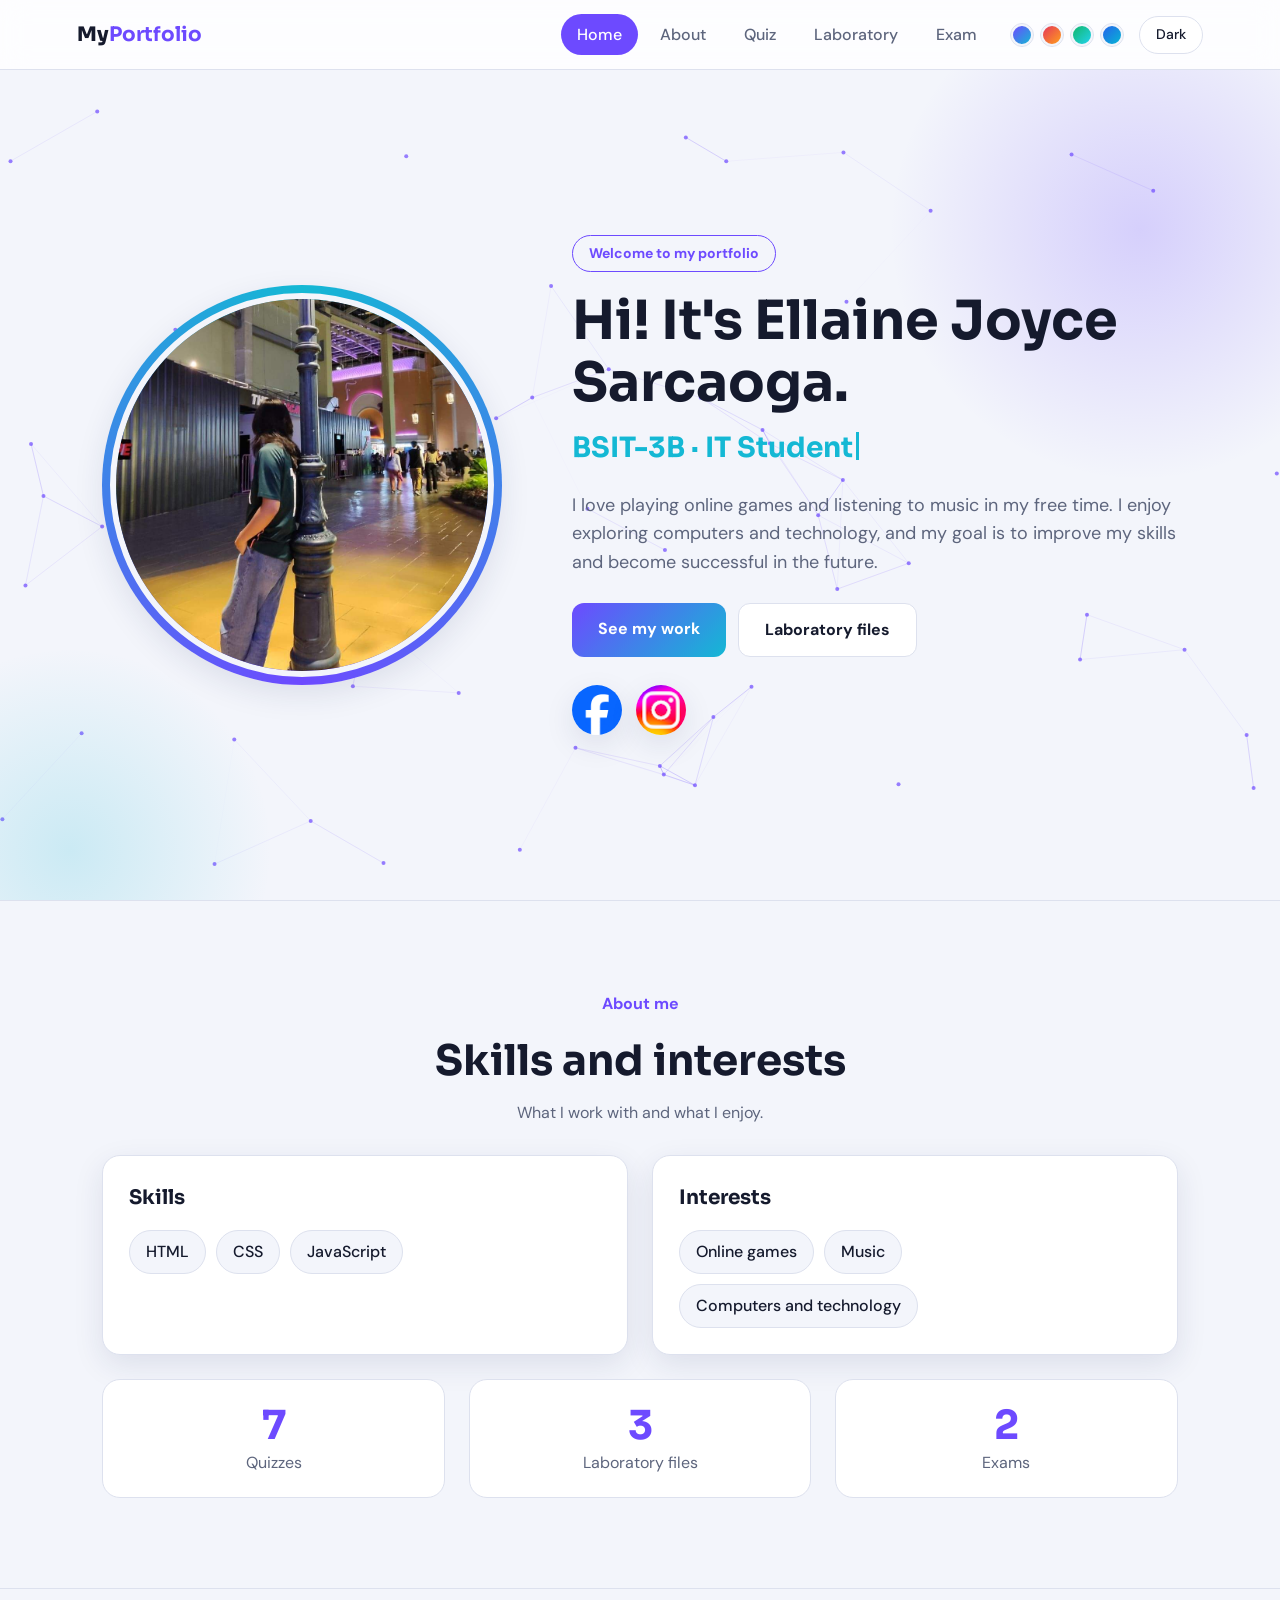
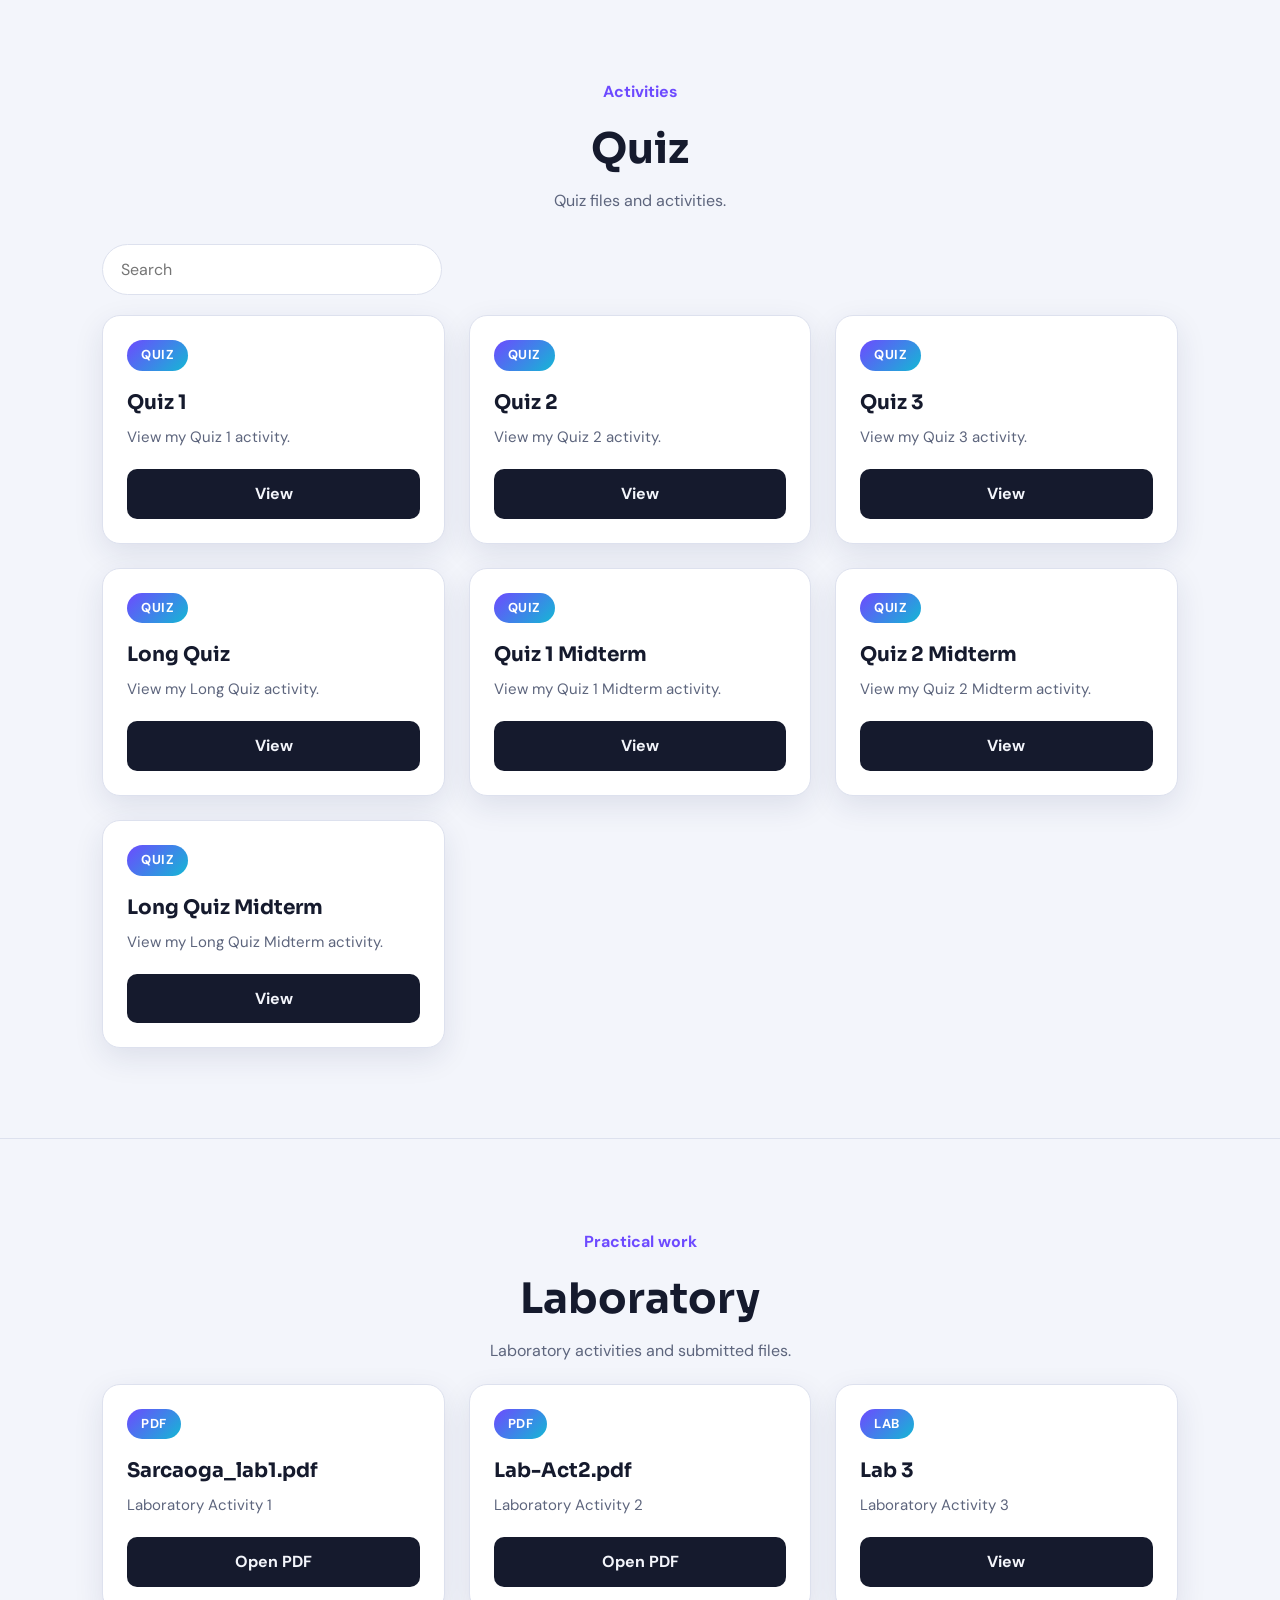
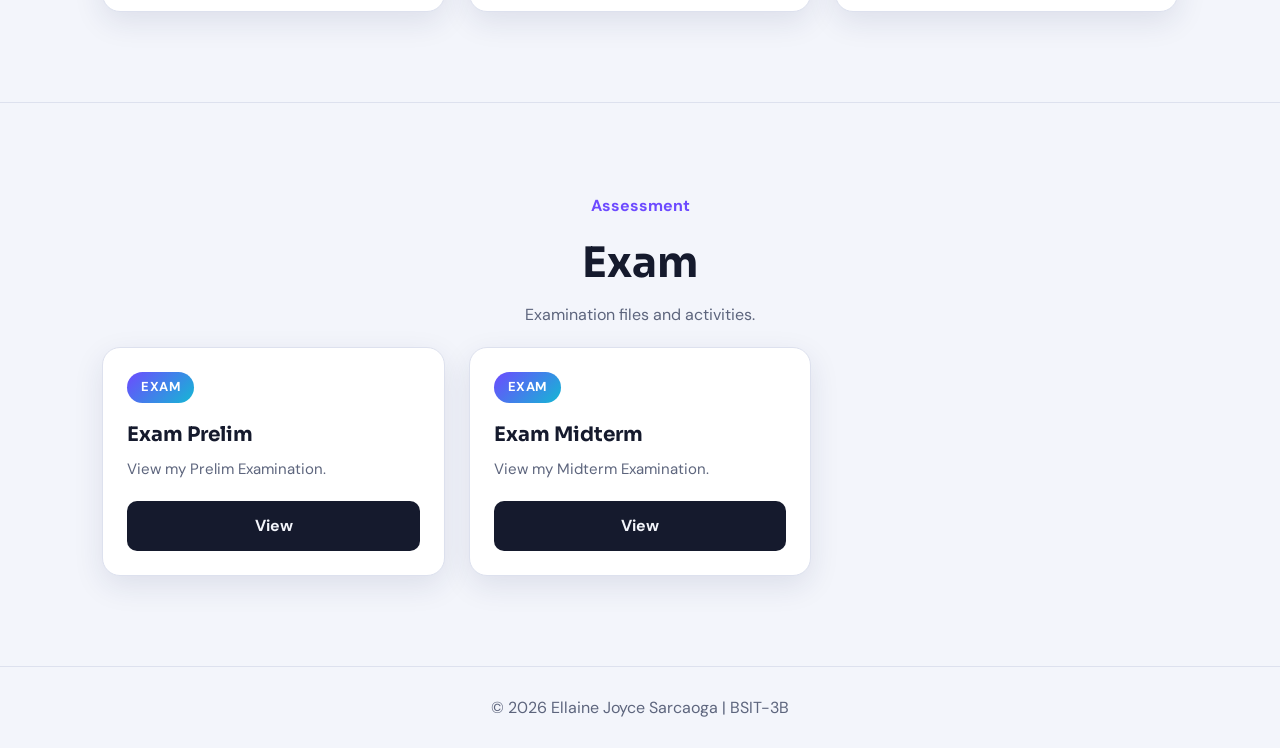
<file: index.html>
<!DOCTYPE html>
<html lang="en">
<head>
    <meta charset="UTF-8">
    <meta name="viewport" content="width=device-width, initial-scale=1.0">
    <title>Ellaine Joyce Sarcaoga | My Portfolio</title>
    <style>
@import url("https://fonts.googleapis.com/css2?family=DM+Sans:wght@400;500;700&family=Sora:wght@600;700;800&display=swap");

:root {
    --bg: #f3f5fb;
    --panel: #ffffff;
    --ink: #151a2d;
    --muted: #5d657d;
    --line: #dde1ee;
    --accent: #6d4aff;
    --accent-2: #14b8d4;
    --bar: rgba(255, 255, 255, 0.82);
    --shadow: 0 10px 30px rgba(30, 40, 90, 0.10);
}
[data-theme="dark"] {
    --bg: #0e1120;
    --panel: #171b2f;
    --ink: #eef0fa;
    --muted: #9aa3c0;
    --line: #272d48;
    --accent: #8f78ff;
    --accent-2: #3ddcf5;
    --bar: rgba(14, 17, 32, 0.82);
    --shadow: 0 10px 30px rgba(0, 0, 0, 0.45);
}

* { margin: 0; padding: 0; box-sizing: border-box; }
html { scroll-behavior: smooth; scroll-padding-top: 80px; }
body { font-family: "DM Sans", system-ui, sans-serif; background: var(--bg); color: var(--ink); line-height: 1.6; transition: background .3s, color .3s; }
h1, h2, .logo { font-family: "Sora", "DM Sans", sans-serif; }
:focus-visible { outline: 3px solid var(--accent-2); outline-offset: 3px; }

#progress { position: fixed; top: 0; left: 0; height: 4px; width: 0; z-index: 3000; background: linear-gradient(90deg, var(--accent), var(--accent-2)); }

header { position: sticky; top: 0; z-index: 1000; min-height: 70px; padding: 0 6%; display: flex; align-items: center; justify-content: space-between; background: var(--bar); backdrop-filter: blur(14px); border-bottom: 1px solid var(--line); }
.logo { font-size: 20px; font-weight: 800; }
.logo b { color: var(--accent); }
nav { display: flex; align-items: center; gap: 6px; }
nav a { color: var(--muted); text-decoration: none; font-weight: 500; padding: 8px 16px; border-radius: 999px; transition: .25s; }
nav a:hover { color: var(--ink); }
nav a.active { background: var(--accent); color: #fff; }
#themeToggle { margin-left: 10px; height: 38px; padding: 0 16px; border-radius: 999px; border: 1px solid var(--line); background: var(--panel); color: var(--ink); font: inherit; font-weight: 500; font-size: 14px; cursor: pointer; transition: .25s; }
#themeToggle:hover { border-color: var(--accent); }

.home-section { min-height: calc(100vh - 70px); display: flex; align-items: center; padding: 60px 8%; position: relative; overflow: hidden; }
.home-section::before { content: ""; position: absolute; width: 520px; height: 520px; right: -120px; top: -100px; border-radius: 50%; background: radial-gradient(circle, var(--accent) 0%, transparent 68%); opacity: .22; }
.home-section::after { content: ""; position: absolute; width: 420px; height: 420px; left: -140px; bottom: -160px; border-radius: 50%; background: radial-gradient(circle, var(--accent-2) 0%, transparent 68%); opacity: .18; }
.profile-container { position: relative; z-index: 1; width: 100%; display: flex; align-items: center; gap: 70px; }
.profile-image { width: 400px; height: 400px; flex-shrink: 0; border-radius: 50%; padding: 8px; background: conic-gradient(from 180deg, var(--accent), var(--accent-2), var(--accent)); box-shadow: var(--shadow); animation: spin-in 1s cubic-bezier(.2, .8, .2, 1) both; }
.profile-image img { width: 100%; height: 100%; border-radius: 50%; object-fit: cover; border: 6px solid var(--bg); display: block; }
@keyframes spin-in { from { opacity: 0; transform: rotate(-25deg) scale(.85); } to { opacity: 1; transform: none; } }

.intro { max-width: 680px; }
.home-badge { display: inline-block; padding: 6px 16px; margin-bottom: 18px; border-radius: 999px; border: 1px solid var(--accent); color: var(--accent); font-weight: 700; font-size: 14px; }
.intro h1 { font-size: clamp(34px, 5vw, 54px); line-height: 1.15; margin-bottom: 12px; }
.intro h2 { font-size: clamp(20px, 2.6vw, 28px); color: var(--accent-2); margin-bottom: 20px; min-height: 1.4em; }
.cursor { display: inline-block; width: 3px; height: 1em; margin-left: 3px; vertical-align: -0.12em; background: var(--accent-2); animation: blink 1s steps(2) infinite; }
@keyframes blink { 50% { opacity: 0; } }
.intro p { font-size: 18px; color: var(--muted); }
.hero-actions { display: flex; flex-wrap: wrap; gap: 12px; margin-top: 26px; }
.btn { display: inline-block; padding: 13px 26px; border-radius: 12px; font-weight: 700; text-decoration: none; transition: .25s; }
.btn-primary { background: linear-gradient(135deg, var(--accent), var(--accent-2)); color: #fff; }
.btn-ghost { border: 1px solid var(--line); color: var(--ink); background: var(--panel); }
.btn:hover { transform: translateY(-3px); box-shadow: var(--shadow); }

.social-icons { display: flex; gap: 14px; margin-top: 28px; }
.social-icons a { width: 50px; height: 50px; border-radius: 50%; overflow: hidden; background: #fff; box-shadow: var(--shadow); transition: .25s; }
.social-icons a:hover { transform: translateY(-5px); }
.social-icons img { width: 100%; height: 100%; object-fit: cover; display: block; }

.file-section { padding: 90px 8%; border-top: 1px solid var(--line); }
.section-header { text-align: center; margin-bottom: 18px; }
.section-header h1 { font-size: clamp(30px, 4vw, 42px); margin-bottom: 6px; }
.section-header p { color: var(--muted); }
.section-badge { display: inline-block; margin-bottom: 10px; font-weight: 700; color: var(--accent); }

.toolbar { max-width: 1100px; margin: 30px auto 0; display: flex; flex-wrap: wrap; gap: 10px; align-items: center; justify-content: space-between; }
.search { flex: 1 1 240px; max-width: 340px; padding: 12px 18px; border-radius: 999px; border: 1px solid var(--line); background: var(--panel); color: var(--ink); font: inherit; }
.search:focus { outline: none; border-color: var(--accent); }
.count { color: var(--muted); font-size: 14px; }

.activity-grid { max-width: 1100px; margin: 20px auto 0; display: grid; grid-template-columns: repeat(auto-fill, minmax(260px, 1fr)); gap: 24px; }
.activity-card { display: flex; flex-direction: column; background: var(--panel); border: 1px solid var(--line); border-radius: 18px; padding: 24px; box-shadow: var(--shadow); transition: transform .3s, border-color .3s; }
.activity-card:hover { transform: translateY(-6px); border-color: var(--accent); }
.card-icon { display: inline-block; align-self: flex-start; padding: 5px 14px; border-radius: 999px; margin-bottom: 16px; font-size: 13px; font-weight: 700; letter-spacing: .5px; color: #fff; background: linear-gradient(135deg, var(--accent), var(--accent-2)); }
.activity-card h2 { font-size: 20px; margin-bottom: 6px; }
.activity-card p { color: var(--muted); font-size: 15px; margin-bottom: 20px; flex: 1; }
.design-button { border: none; width: 100%; padding: 12px; border-radius: 10px; font: inherit; font-weight: 700; cursor: pointer; background: var(--ink); color: var(--bg); transition: .25s; }
.design-button:hover { background: var(--accent); color: #fff; }
.empty { grid-column: 1 / -1; text-align: center; color: var(--muted); padding: 30px; }

.file-list { max-width: 1100px; margin: 24px auto 0; display: flex; flex-direction: column; gap: 12px; }
.file-card { display: flex; align-items: center; justify-content: space-between; gap: 16px; padding: 16px 20px; background: var(--panel); border: 1px solid var(--line); border-left: 5px solid var(--accent); border-radius: 12px; }
.file-information { display: flex; align-items: center; gap: 14px; min-width: 0; }
.file-icon { width: 50px; height: 50px; flex-shrink: 0; border-radius: 10px; display: grid; place-items: center; background: var(--accent); color: #fff; font-size: 13px; font-weight: 700; }
.file-name { font-weight: 700; word-break: break-word; }
.file-size { font-size: 13px; color: var(--muted); }
.file-actions { display: flex; gap: 8px; }
.view-button, .delete-button { border: none; padding: 9px 16px; border-radius: 8px; font: inherit; font-weight: 700; cursor: pointer; color: #fff; }
.view-button { background: var(--accent); }
.delete-button { background: #e5484d; }

.modal { display: none; position: fixed; inset: 0; z-index: 2000; padding: 24px; align-items: center; justify-content: center; background: rgba(5, 7, 16, 0.82); backdrop-filter: blur(4px); }
.modal-content { width: 95%; height: 95%; max-width: 1200px; display: flex; flex-direction: column; overflow: hidden; border-radius: 16px; background: var(--panel); animation: pop .25s ease both; }
@keyframes pop { from { opacity: 0; transform: scale(.96); } to { opacity: 1; transform: none; } }
.modal-header { min-height: 60px; padding: 0 20px; display: flex; align-items: center; justify-content: space-between; gap: 12px; background: var(--ink); color: var(--bg); }
.modal-header h2 { font-size: 18px; }
.close-button { width: 38px; height: 38px; border: none; border-radius: 50%; font-size: 26px; cursor: pointer; background: var(--bg); color: var(--ink); }
.preview-container { flex: 1; min-height: 0; padding: 14px; overflow: auto; display: flex; justify-content: center; align-items: center; background: var(--bg); }
.preview-container img { max-width: 100%; max-height: 100%; object-fit: contain; border-radius: 8px; cursor: zoom-in; transition: transform .25s; }
.preview-container img.zoomed { max-width: none; max-height: none; width: 160%; cursor: zoom-out; align-self: flex-start; }
.preview-container iframe { width: 100%; height: 100%; min-height: 60vh; border: none; background: #fff; }
.unsupported-preview { text-align: center; padding: 40px; }
.open-file-button { display: inline-block; margin-top: 14px; padding: 12px 22px; border-radius: 8px; background: var(--accent); color: #fff; text-decoration: none; font-weight: 700; }

#toTop { position: fixed; right: 24px; bottom: 24px; width: 46px; height: 46px; border: none; border-radius: 50%; font-size: 20px; cursor: pointer; color: #fff; background: var(--accent); box-shadow: var(--shadow); opacity: 0; pointer-events: none; transform: translateY(10px); transition: .3s; z-index: 900; }
#toTop.show { opacity: 1; pointer-events: auto; transform: none; }

footer { padding: 28px; text-align: center; color: var(--muted); border-top: 1px solid var(--line); }

@media (max-width: 900px) {
    .profile-container { flex-direction: column; text-align: center; gap: 36px; }
    .profile-image { width: 280px; height: 280px; }
    .hero-actions, .social-icons { justify-content: center; }
}
@media (max-width: 720px) {
    header { flex-direction: column; padding: 12px 4%; gap: 8px; }
    nav { flex-wrap: wrap; justify-content: center; }
    .file-section { padding: 70px 5%; }
    .file-card { flex-direction: column; align-items: stretch; }
    .file-actions > * { flex: 1; }
    .toolbar { justify-content: center; }
}
@media (prefers-reduced-motion: reduce) {
    *, *::before, *::after { animation: none !important; transition: none !important; scroll-behavior: auto !important; }
}


.modal-header { flex-wrap: wrap; padding-top: 8px; padding-bottom: 8px; }
.modal-tools { display: flex; flex-wrap: wrap; gap: 8px; margin-left: auto; }
.tool-btn { padding: 7px 14px; border: 1px solid rgba(255, 255, 255, .35); border-radius: 8px; background: transparent; color: var(--bg); font: inherit; font-size: 14px; text-decoration: none; cursor: pointer; }
.tool-btn:hover:not(:disabled) { background: var(--accent); border-color: var(--accent); color: #fff; }
.tool-btn:disabled { opacity: .35; cursor: default; }

.about-grid { max-width: 1100px; margin: 30px auto 0; display: grid; grid-template-columns: repeat(auto-fit, minmax(280px, 1fr)); gap: 24px; }
.about-card { background: var(--panel); border: 1px solid var(--line); border-radius: 18px; padding: 26px; box-shadow: var(--shadow); }
.about-card h2 { font-size: 20px; margin-bottom: 16px; }
.chips { display: flex; flex-wrap: wrap; gap: 10px; }
.chips span { padding: 8px 16px; border-radius: 999px; border: 1px solid var(--line); background: var(--bg); font-weight: 500; }

#bgCanvas { position: absolute; inset: 0; width: 100%; height: 100%; pointer-events: none; }

.swatches { display: flex; gap: 8px; margin-left: 12px; }
.swatches button { width: 22px; height: 22px; border-radius: 50%; border: 2px solid var(--bg); outline: 1px solid var(--line); cursor: pointer; transition: transform .2s; }
.swatches button:hover { transform: scale(1.25); }

.activity-card { position: relative; overflow: hidden; }
.activity-card::after { content: ""; position: absolute; inset: 0; pointer-events: none; opacity: 0; transition: opacity .3s; background: radial-gradient(260px circle at var(--mx, 50%) var(--my, 50%), color-mix(in srgb, var(--accent) 24%, transparent), transparent 70%); }
.activity-card:hover::after { opacity: 1; }

.stats { max-width: 1100px; margin: 24px auto 0; display: grid; grid-template-columns: repeat(3, 1fr); gap: 24px; }
.stats div { background: var(--panel); border: 1px solid var(--line); border-radius: 18px; padding: 22px; text-align: center; }
.stats b { display: block; font-family: "Sora", sans-serif; font-size: 40px; color: var(--accent); line-height: 1.2; }
.stats span { color: var(--muted); }


.toast { position: fixed; left: 50%; bottom: 30px; transform: translateX(-50%); z-index: 3500; padding: 12px 22px; border-radius: 999px; background: var(--ink); color: var(--bg); font-weight: 700; box-shadow: var(--shadow); }

@media (max-width: 720px) { .stats { grid-template-columns: 1fr; } }

</style>
</head>
<body>
<div id="progress"></div>

<header>
    <div class="logo">My<b>Portfolio</b></div>
    <nav>
        <a href="#home">Home</a>
        <a href="#about">About</a>
        <a href="#quiz">Quiz</a>
        <a href="#laboratory">Laboratory</a>
        <a href="#exam">Exam</a>
        <div class="swatches" id="swatches" role="group" aria-label="Accent color">
            <button type="button" data-a="#6d4aff" data-b="#14b8d4" aria-label="Violet" style="background:linear-gradient(135deg,#6d4aff,#14b8d4)"></button>
            <button type="button" data-a="#e5365b" data-b="#ff9f1c" aria-label="Crimson" style="background:linear-gradient(135deg,#e5365b,#ff9f1c)"></button>
            <button type="button" data-a="#12b76a" data-b="#22d3ee" aria-label="Green" style="background:linear-gradient(135deg,#12b76a,#22d3ee)"></button>
            <button type="button" data-a="#2563eb" data-b="#06b6d4" aria-label="Blue" style="background:linear-gradient(135deg,#2563eb,#06b6d4)"></button>
        </div>
        <button type="button" id="themeToggle" aria-label="Toggle dark mode">Dark</button>
    </nav>
</header>

<section id="home" class="home-section">
    <canvas id="bgCanvas" aria-hidden="true"></canvas>
    <div class="profile-container">
        <div class="profile-image">
            <img src="Profile.jpg" alt="Ellaine Joyce Sarcaoga">
        </div>
        <div class="intro">
            <span class="home-badge">Welcome to my portfolio</span>
            <h1>Hi! It's Ellaine Joyce Sarcaoga.</h1>
            <h2>BSIT-3B · <span id="typed"></span><span class="cursor"></span></h2>
            <p>
                I love playing online games and listening to music in my free time.
                I enjoy exploring computers and technology, and my goal is to improve
                my skills and become successful in the future.
            </p>
            <div class="hero-actions">
                <a class="btn btn-primary" href="#quiz">See my work</a>
                <a class="btn btn-ghost" href="#laboratory">Laboratory files</a>
            </div>
            <div class="social-icons">
                <a href="#" title="Facebook"><img src="fb logo.webp" alt="Facebook"></a>
                <a href="#" title="Instagram"><img src="insta.webp" alt="Instagram"></a>
            </div>
        </div>
    </div>
</section>

<section id="about" class="file-section">
    <div class="section-header">
        <span class="section-badge">About me</span>
        <h1>Skills and interests</h1>
        <p>What I work with and what I enjoy.</p>
    </div>
    <div class="about-grid">
        <div class="about-card">
            <h2>Skills</h2>
            <div class="chips">
                <span>HTML</span>
                <span>CSS</span>
                <span>JavaScript</span>
            </div>
        </div>
        <div class="about-card">
            <h2>Interests</h2>
            <div class="chips">
                <span>Online games</span>
                <span>Music</span>
                <span>Computers and technology</span>
            </div>
        </div>
    </div>
    <div class="stats">
        <div><b data-count="#quizGrid">0</b><span>Quizzes</span></div>
        <div><b data-count="#labGrid">0</b><span>Laboratory files</span></div>
        <div><b data-count="#examGrid">0</b><span>Exams</span></div>
    </div>
</section>

<section id="quiz" class="file-section">
    <div class="section-header">
        <span class="section-badge">Activities</span>
        <h1>Quiz</h1>
        <p>Quiz files and activities.</p>
    </div>
    <div class="toolbar">
        <input class="search" type="search" id="quizSearch" placeholder="Search" aria-label="Search">
    </div>
    <div class="activity-grid" id="quizGrid">
        <article class="activity-card">
            <div class="card-icon">QUIZ</div>
            <h2>Quiz 1</h2>
            <p>View my Quiz 1 activity.</p>
            <button type="button" class="design-button" onclick="openDefaultImage('Quiz 1.png', 'Quiz 1')">View</button>
        </article>
        <article class="activity-card">
            <div class="card-icon">QUIZ</div>
            <h2>Quiz 2</h2>
            <p>View my Quiz 2 activity.</p>
            <button type="button" class="design-button" onclick="openDefaultImage('quiz2.jpg', 'Quiz 2')">View</button>
        </article>
        <article class="activity-card">
            <div class="card-icon">QUIZ</div>
            <h2>Quiz 3</h2>
            <p>View my Quiz 3 activity.</p>
            <button type="button" class="design-button" onclick="openDefaultImage('quiz3.jpg', 'Quiz 3')">View</button>
        </article>
        <article class="activity-card">
            <div class="card-icon">QUIZ</div>
            <h2>Long Quiz</h2>
            <p>View my Long Quiz activity.</p>
            <button type="button" class="design-button" onclick="openDefaultImage('longquiz.jpg', 'Long Quiz')">View</button>
        </article>
        <article class="activity-card">
            <div class="card-icon">QUIZ</div>
            <h2>Quiz 1 Midterm</h2>
            <p>View my Quiz 1 Midterm activity.</p>
            <button type="button" class="design-button" onclick="openDefaultImage('quiz 1 midterm.png', 'Quiz 1 Midterm')">View</button>
        </article>
        <article class="activity-card">
            <div class="card-icon">QUIZ</div>
            <h2>Quiz 2 Midterm</h2>
            <p>View my Quiz 2 Midterm activity.</p>
            <button type="button" class="design-button" onclick="openDefaultImage('quiz 2 midterm.png', 'Quiz 2 Midterm')">View</button>
        </article>
        <article class="activity-card">
            <div class="card-icon">QUIZ</div>
            <h2>Long Quiz Midterm</h2>
            <p>View my Long Quiz Midterm activity.</p>
            <button type="button" class="design-button" onclick="openDefaultImage('long quiz midterm.png', 'Long Quiz Midterm')">View</button>
        </article>
    </div>
</section>

<section id="laboratory" class="file-section">
    <div class="section-header">
        <span class="section-badge">Practical work</span>
        <h1>Laboratory</h1>
        <p>Laboratory activities and submitted files.</p>
    </div>
    <div class="activity-grid" id="labGrid">
        <article class="activity-card">
            <div class="card-icon">PDF</div>
            <h2>Sarcaoga_lab1.pdf</h2>
            <p>Laboratory Activity 1</p>
            <button type="button" class="design-button" onclick="openDefaultPDF('Sarcaoga_lab1.pdf')">Open PDF</button>
        </article>
        <article class="activity-card">
            <div class="card-icon">PDF</div>
            <h2>Lab-Act2.pdf</h2>
            <p>Laboratory Activity 2</p>
            <button type="button" class="design-button" onclick="openDefaultPDF('Lab-Act2.pdf')">Open PDF</button>
        </article>
        <article class="activity-card">
            <div class="card-icon">LAB</div>
            <h2>Lab 3</h2>
            <p>Laboratory Activity 3</p>
            <button type="button" class="design-button" onclick="openDefaultImage('lab3.png', 'Lab 3')">View</button>
        </article>
    </div>
</section>

<section id="exam" class="file-section">
    <div class="section-header">
        <span class="section-badge">Assessment</span>
        <h1>Exam</h1>
        <p>Examination files and activities.</p>
    </div>
    <div class="activity-grid" id="examGrid">
        <article class="activity-card">
            <div class="card-icon">EXAM</div>
            <h2>Exam Prelim</h2>
            <p>View my Prelim Examination.</p>
            <button type="button" class="design-button" onclick="openDefaultImage('exam prelim.png', 'Exam Prelim')">View</button>
        </article>
        <article class="activity-card">
            <div class="card-icon">EXAM</div>
            <h2>Exam Midterm</h2>
            <p>View my Midterm Examination.</p>
            <button type="button" class="design-button" onclick="openDefaultImage('exam midterm.png', 'Exam Midterm')">View</button>
        </article>
    </div>
</section>

<footer>
    <p>© 2026 Ellaine Joyce Sarcaoga | BSIT-3B</p>
</footer>

<button type="button" id="toTop" aria-label="Back to top">↑</button>

<div id="viewModal" class="modal">
    <div class="modal-content">
        <div class="modal-header">
            <h2 id="modalTitle">File Preview</h2>
            <button type="button" class="close-button" onclick="closeModal()" aria-label="Close">×</button>
        </div>
        <div id="previewContainer" class="preview-container"></div>
    </div>
</div>

<script src="script.js"></script>
<script>
/* Quiz search */
function setupSearch() {
    const input = document.getElementById("quizSearch");
    const cards = [...document.querySelectorAll("#quizGrid .activity-card")];
    const update = () => {
        const q = input.value.trim().toLowerCase();
        cards.forEach(card => {
            const match = card.querySelector("h2").textContent.toLowerCase().includes(q);
            card.style.display = match ? "" : "none";
        });
    };
    input.addEventListener("input", update);
    update();
}

/* Dark / light mode (naaalala ang pinili mo) */
function setupTheme() {
    const btn = document.getElementById("themeToggle");
    const apply = t => {
        document.documentElement.dataset.theme = t;
        btn.textContent = t === "dark" ? "Light" : "Dark";
    };
    let saved = null;
    try { saved = localStorage.getItem("theme"); } catch (e) {}
    apply(saved || (matchMedia("(prefers-color-scheme: dark)").matches ? "dark" : "light"));

    btn.addEventListener("click", () => {
        const next = document.documentElement.dataset.theme === "dark" ? "light" : "dark";
        apply(next);
        try { localStorage.setItem("theme", next); } catch (e) {}
    });
}

/* Typing effect sa hero */
function setupTyping() {
    const el = document.getElementById("typed");
    const words = ["IT Student", "Online Gamer", "Music Lover", "Tech Explorer"];
    let w = 0, c = 0, deleting = false;

    if (matchMedia("(prefers-reduced-motion: reduce)").matches) {
        el.textContent = words.join(" · ");
        return;
    }
    (function tick() {
        const word = words[w];
        c += deleting ? -1 : 1;
        el.textContent = word.slice(0, c);
        let delay = deleting ? 45 : 90;
        if (!deleting && c === word.length) { deleting = true; delay = 1400; }
        else if (deleting && c === 0) { deleting = false; w = (w + 1) % words.length; delay = 350; }
        setTimeout(tick, delay);
    })();
}

/* Progress bar, active nav link, back-to-top */
function setupScroll() {
    const bar = document.getElementById("progress");
    const toTop = document.getElementById("toTop");
    const links = [...document.querySelectorAll("nav a")];
    const sections = links.map(a => document.querySelector(a.getAttribute("href")));

    const onScroll = () => {
        const max = document.documentElement.scrollHeight - innerHeight;
        bar.style.width = (max > 0 ? (scrollY / max) * 100 : 0) + "%";
        toTop.classList.toggle("show", scrollY > 500);

        let current = 0;
        sections.forEach((s, i) => { if (s && s.getBoundingClientRect().top <= 120) current = i; });
        links.forEach((a, i) => a.classList.toggle("active", i === current));
    };
    addEventListener("scroll", onScroll, { passive: true });
    toTop.addEventListener("click", () => scrollTo({ top: 0, behavior: "smooth" }));
    onScroll();
}

/* Click ang larawan sa preview para mag-zoom */
document.addEventListener("click", e => {
    if (e.target.matches("#previewContainer img")) e.target.classList.toggle("zoomed");
});

document.addEventListener("DOMContentLoaded", () => {
    setupSearch();
    setupTheme();
    setupTyping();
    setupScroll();
});

/* Preview: Prev/Next, Open in new tab, Download */
const ctx = { cards: [], i: -1 };
document.addEventListener("click", e => {
    const btn = e.target.closest(".design-button");
    if (!btn) return;
    const card = btn.closest(".activity-card");
    ctx.cards = [...card.parentElement.querySelectorAll(".activity-card")]
        .filter(c => c.style.display !== "none");
    ctx.i = ctx.cards.indexOf(card);
}, true);

function step(n) {
    const card = ctx.cards[ctx.i + n];
    if (card) card.querySelector(".design-button").click();
}

const baseOpenPreview = openPreview;
openPreview = function (title, type, source) {
    baseOpenPreview(title, type, source);
    const header = document.querySelector("#viewModal .modal-header");
    if (!header) return;
    const old = document.getElementById("modalTools");
    if (old) old.remove();

    const tools = document.createElement("div");
    tools.id = "modalTools";
    tools.className = "modal-tools";

    const nav = (label, n) => {
        const b = document.createElement("button");
        b.type = "button";
        b.className = "tool-btn";
        b.textContent = label;
        b.disabled = !ctx.cards[ctx.i + n];
        b.onclick = () => step(n);
        return b;
    };
    const link = (label, download) => {
        const a = document.createElement("a");
        a.className = "tool-btn";
        a.href = source;
        a.textContent = label;
        if (download) a.download = decodeURIComponent(source.split("/").pop());
        else { a.target = "_blank"; a.rel = "noopener noreferrer"; }
        return a;
    };
    tools.append(nav("Prev", -1), nav("Next", 1), link("Open in new tab"), link("Download", true));
    header.insertBefore(tools, header.querySelector(".close-button"));
};

document.addEventListener("keydown", e => {
    if (document.getElementById("viewModal").style.display !== "flex") return;
    if (e.key === "ArrowRight") step(1);
    if (e.key === "ArrowLeft") step(-1);
});

</script>
<script>
(function () {
    const root = document.documentElement;
    const reduce = matchMedia("(prefers-reduced-motion: reduce)").matches;
    const canHover = matchMedia("(hover: hover)").matches;

    function toast(msg) {
        const t = document.createElement("div");
        t.className = "toast";
        t.textContent = msg;
        document.body.appendChild(t);
        setTimeout(() => t.remove(), 2600);
    }

    /* 1. Accent color switcher */
    function setAccent(a, b) {
        root.style.setProperty("--accent", a);
        root.style.setProperty("--accent-2", b);
    }
    let saved = null;
    try { saved = JSON.parse(localStorage.getItem("accent")); } catch (e) {}
    if (saved) setAccent(saved[0], saved[1]);
    document.querySelectorAll("#swatches button").forEach(btn => {
        btn.addEventListener("click", () => {
            saved = [btn.dataset.a, btn.dataset.b];
            setAccent(saved[0], saved[1]);
            try { localStorage.setItem("accent", JSON.stringify(saved)); } catch (e) {}
        });
    });

    /* 2. Network particles sa hero */
    const cv = document.getElementById("bgCanvas");
    if (cv && !reduce) {
        const c = cv.getContext("2d");
        const hero = cv.parentElement;
        let w, h, pts = [], mouse = null;
        const size = () => {
            w = cv.width = cv.offsetWidth;
            h = cv.height = cv.offsetHeight;
            const n = Math.round(Math.min(70, (w * h) / 20000));
            pts = Array.from({ length: n }, () => ({
                x: Math.random() * w, y: Math.random() * h,
                vx: (Math.random() - 0.5) * 0.5, vy: (Math.random() - 0.5) * 0.5
            }));
        };
        size();
        addEventListener("resize", size);
        hero.addEventListener("mousemove", e => {
            const r = cv.getBoundingClientRect();
            mouse = { x: e.clientX - r.left, y: e.clientY - r.top };
        });
        hero.addEventListener("mouseleave", () => (mouse = null));

        (function frame() {
            if (scrollY < innerHeight) {
                c.clearRect(0, 0, w, h);
                const col = getComputedStyle(root).getPropertyValue("--accent").trim();
                c.fillStyle = col;
                c.strokeStyle = col;
                pts.forEach(p => {
                    p.x += p.vx; p.y += p.vy;
                    if (p.x < 0 || p.x > w) p.vx *= -1;
                    if (p.y < 0 || p.y > h) p.vy *= -1;
                    c.globalAlpha = 0.7;
                    c.beginPath(); c.arc(p.x, p.y, 2, 0, 6.283); c.fill();
                });
                const line = (a, b, max, k) => {
                    const d = Math.hypot(a.x - b.x, a.y - b.y);
                    if (d > max) return;
                    c.globalAlpha = (1 - d / max) * k;
                    c.beginPath(); c.moveTo(a.x, a.y); c.lineTo(b.x, b.y); c.stroke();
                };
                for (let i = 0; i < pts.length; i++) {
                    for (let j = i + 1; j < pts.length; j++) line(pts[i], pts[j], 130, 0.35);
                    if (mouse) line(pts[i], mouse, 170, 0.7);
                }
            }
            requestAnimationFrame(frame);
        })();
    }

    /* 4. Stats na kusang nagbibilang ng cards */
    document.querySelectorAll("[data-count]").forEach(el => {
        const total = document.querySelectorAll(el.dataset.count + " .activity-card").length;
        const io = new IntersectionObserver(entries => {
            if (!entries[0].isIntersecting) return;
            io.disconnect();
            if (reduce) { el.textContent = total; return; }
            const start = performance.now();
            (function tick(now) {
                const k = Math.min((now - start) / 900, 1);
                el.textContent = Math.round(total * k);
                if (k < 1) requestAnimationFrame(tick);
            })(start);
        });
        io.observe(el);
    });

    /* 5. Spotlight at 3D tilt sa cards */
    if (canHover) {
        document.querySelectorAll(".activity-card").forEach(card => {
            card.addEventListener("mouseenter", () => { card.style.transition = "transform .1s, border-color .3s"; });
            card.addEventListener("mousemove", e => {
                const r = card.getBoundingClientRect();
                const x = (e.clientX - r.left) / r.width;
                const y = (e.clientY - r.top) / r.height;
                card.style.setProperty("--mx", x * 100 + "%");
                card.style.setProperty("--my", y * 100 + "%");
                if (!reduce) card.style.transform =
                    `perspective(800px) rotateX(${(0.5 - y) * 8}deg) rotateY(${(x - 0.5) * 8}deg) translateY(-6px)`;
            });
            card.addEventListener("mouseleave", () => { card.style.transform = ""; card.style.transition = ""; });
        });
    }

    /* 6. Hidden: Konami code */
    const seq = ["arrowup", "arrowup", "arrowdown", "arrowdown", "arrowleft", "arrowright", "arrowleft", "arrowright", "b", "a"];
    let pos = 0;
    document.addEventListener("keydown", e => {
        if (e.target.tagName === "INPUT") return;
        const k = e.key.toLowerCase();
        pos = k === seq[pos] ? pos + 1 : (k === seq[0] ? 1 : 0);
        if (pos < seq.length) return;
        pos = 0;
        toast("Rainbow mode unlocked");
        let hue = 0;
        const t = setInterval(() => {
            hue = (hue + 6) % 360;
            setAccent(`hsl(${hue} 85% 58%)`, `hsl(${(hue + 60) % 360} 85% 58%)`);
        }, 50);
        setTimeout(() => {
            clearInterval(t);
            if (saved) setAccent(saved[0], saved[1]);
            else { root.style.removeProperty("--accent"); root.style.removeProperty("--accent-2"); }
        }, 6000);
    });
})();

</script>
</body>
</html>
</file>
